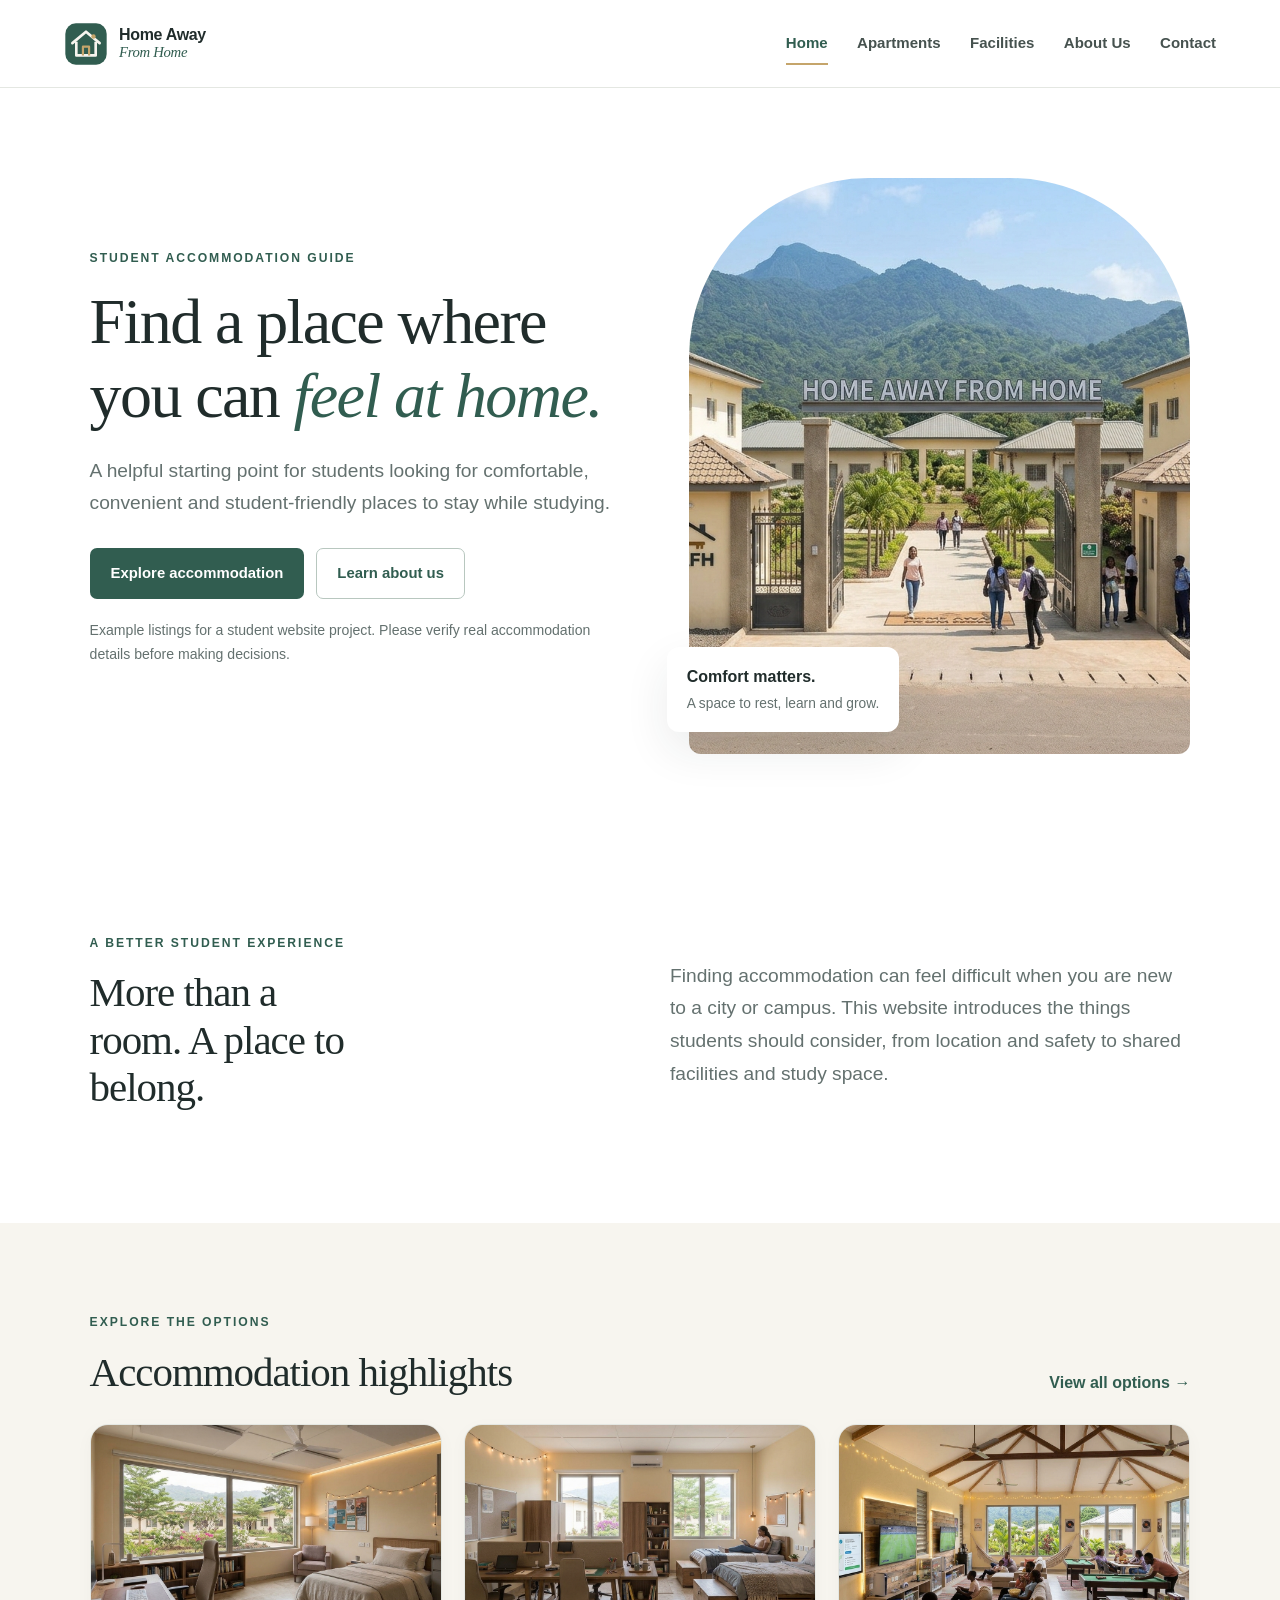
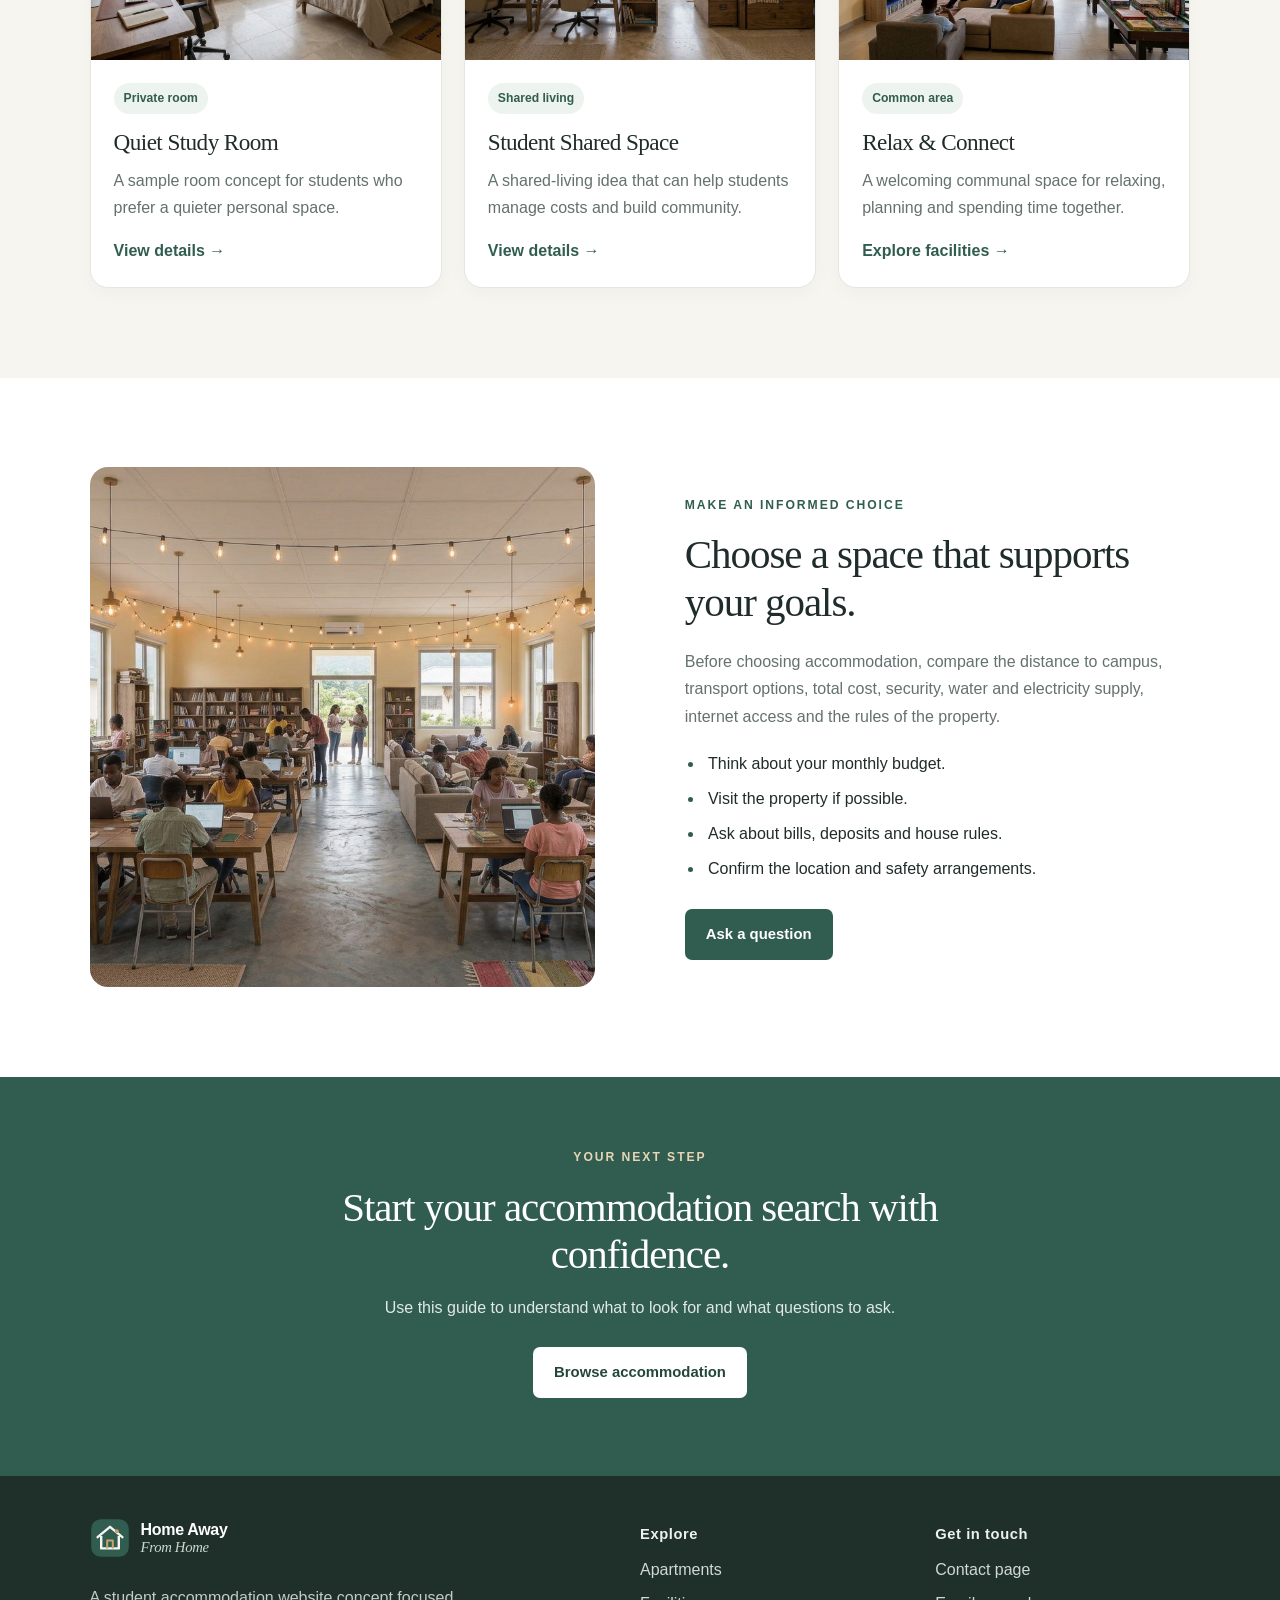
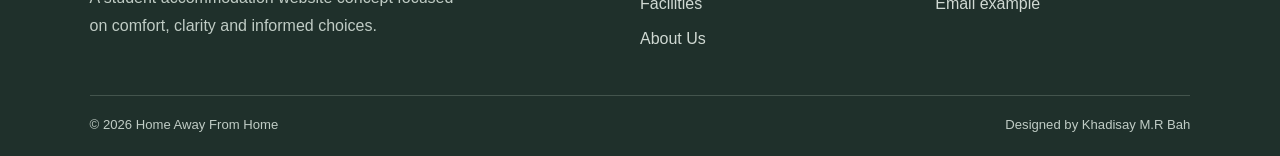
<file: index.html>
<!DOCTYPE html>
<html lang="en">
<head>
  <meta charset="UTF-8">
  <meta name="viewport" content="width=device-width, initial-scale=1.0">
  <meta name="description" content="Home Away From Home — student accommodation information and guidance.">
  <title>Home Away From Home | Student Accommodation</title>
  <link rel="stylesheet" href="css/style.css">
  <script src="js/script.js" defer></script>
</head>
<body>
  <a class="skip-link" href="#main">Skip to content</a>
  <header class="site-header">
    <a class="brand" href="index.html" aria-label="Home Away From Home homepage">
      <img src="images/logo.svg" alt="" width="44" height="44">
      <span>Home Away <em>From Home</em></span>
    </a>
    <button class="menu-toggle" type="button" aria-label="Open navigation" aria-expanded="false">☰</button>
    <nav class="site-nav" aria-label="Main navigation">
      <a class="active" href="index.html">Home</a>
      <a href="apartments.html">Apartments</a>
      <a href="facilities.html">Facilities</a>
      <a href="about.html">About Us</a>
      <a href="contact.html">Contact</a>
    </nav>
  </header>

  <main id="main">
    <section class="hero">
      <div class="hero-content">
        <p class="eyebrow">STUDENT ACCOMMODATION GUIDE</p>
        <h1>Find a place where you can <span>feel at home.</span></h1>
        <p class="hero-copy">A helpful starting point for students looking for comfortable, convenient and student-friendly places to stay while studying.</p>
        <div class="hero-actions">
          <a class="button button-primary" href="apartments.html">Explore accommodation</a>
          <a class="button button-outline" href="about.html">Learn about us</a>
        </div>
        <p class="small-note">Example listings for a student website project. Please verify real accommodation details before making decisions.</p>
      </div>
      <div class="hero-image-wrap">
        <img class="hero-image" src="images/Entrance image.jpg" alt="Bright and comfortable apartment living room">
        <div class="image-note"><strong>Comfort matters.</strong><span>A space to rest, learn and grow.</span></div>
      </div>
    </section>

    <section class="section intro-grid">
      <div>
        <p class="eyebrow">A BETTER STUDENT EXPERIENCE</p>
        <h2>More than a room. A place to belong.</h2>
      </div>
      <p class="lead">Finding accommodation can feel difficult when you are new to a city or campus. This website introduces the things students should consider, from location and safety to shared facilities and study space.</p>
    </section>

    <section class="section soft-section">
      <div class="section-heading">
        <div><p class="eyebrow">EXPLORE THE OPTIONS</p><h2>Accommodation highlights</h2></div>
        <a class="text-link" href="apartments.html">View all options <span aria-hidden="true">→</span></a>
      </div>
      <div class="card-grid">
        <article class="stay-card">
          <img src="images/Quiet space.jpg" alt="Bedroom with a neatly made bed and natural light">
          <div class="card-body"><span class="tag">Private room</span><h3>Quiet Study Room</h3><p>A sample room concept for students who prefer a quieter personal space.</p><a href="apartments.html" class="text-link">View details →</a></div>
        </article>
        <article class="stay-card">
          <img src="images/Shared Room-jpg.jpeg" alt="Shared work table in a bright room">
          <div class="card-body"><span class="tag">Shared living</span><h3>Student Shared Space</h3><p>A shared-living idea that can help students manage costs and build community.</p><a href="apartments.html" class="text-link">View details →</a></div>
        </article>
        <article class="stay-card">
          <img src="images/Relax and Connect.jpg" alt="Comfortable modern common room">
          <div class="card-body"><span class="tag">Common area</span><h3>Relax & Connect</h3><p>A welcoming communal space for relaxing, planning and spending time together.</p><a href="facilities.html" class="text-link">Explore facilities →</a></div>
        </article>
      </div>
    </section>

    <section class="section split-section">
      <img class="split-image" src="images/Library.jpg" alt="Students working together around a table">
      <div class="split-copy"><p class="eyebrow">MAKE AN INFORMED CHOICE</p><h2>Choose a space that supports your goals.</h2><p>Before choosing accommodation, compare the distance to campus, transport options, total cost, security, water and electricity supply, internet access and the rules of the property.</p><ul class="check-list"><li>Think about your monthly budget.</li><li>Visit the property if possible.</li><li>Ask about bills, deposits and house rules.</li><li>Confirm the location and safety arrangements.</li></ul><a class="button button-primary" href="contact.html">Ask a question</a></div>
    </section>

    <section class="cta-section"><p class="eyebrow">YOUR NEXT STEP</p><h2>Start your accommodation search with confidence.</h2><p>Use this guide to understand what to look for and what questions to ask.</p><a class="button button-light" href="apartments.html">Browse accommodation</a></section>
  </main>

  <footer class="site-footer">
    <div class="footer-top"><div class="footer-brand"><a class="brand brand-footer" href="index.html"><img src="images/logo.svg" alt="" width="40" height="40"><span>Home Away <em>From Home</em></span></a><p>A student accommodation website concept focused on comfort, clarity and informed choices.</p></div><div><h2>Explore</h2><a href="apartments.html">Apartments</a><a href="facilities.html">Facilities</a><a href="about.html">About Us</a></div><div><h2>Get in touch</h2><a href="contact.html">Contact page</a><a href="mailto:hello@example.com">Email example</a></div></div>
    <div class="footer-bottom"><span>© <span id="year"></span> Home Away From Home</span><span>Designed by Khadisay M.R Bah</span></div>
  </footer>
</body>
</html>
</file>
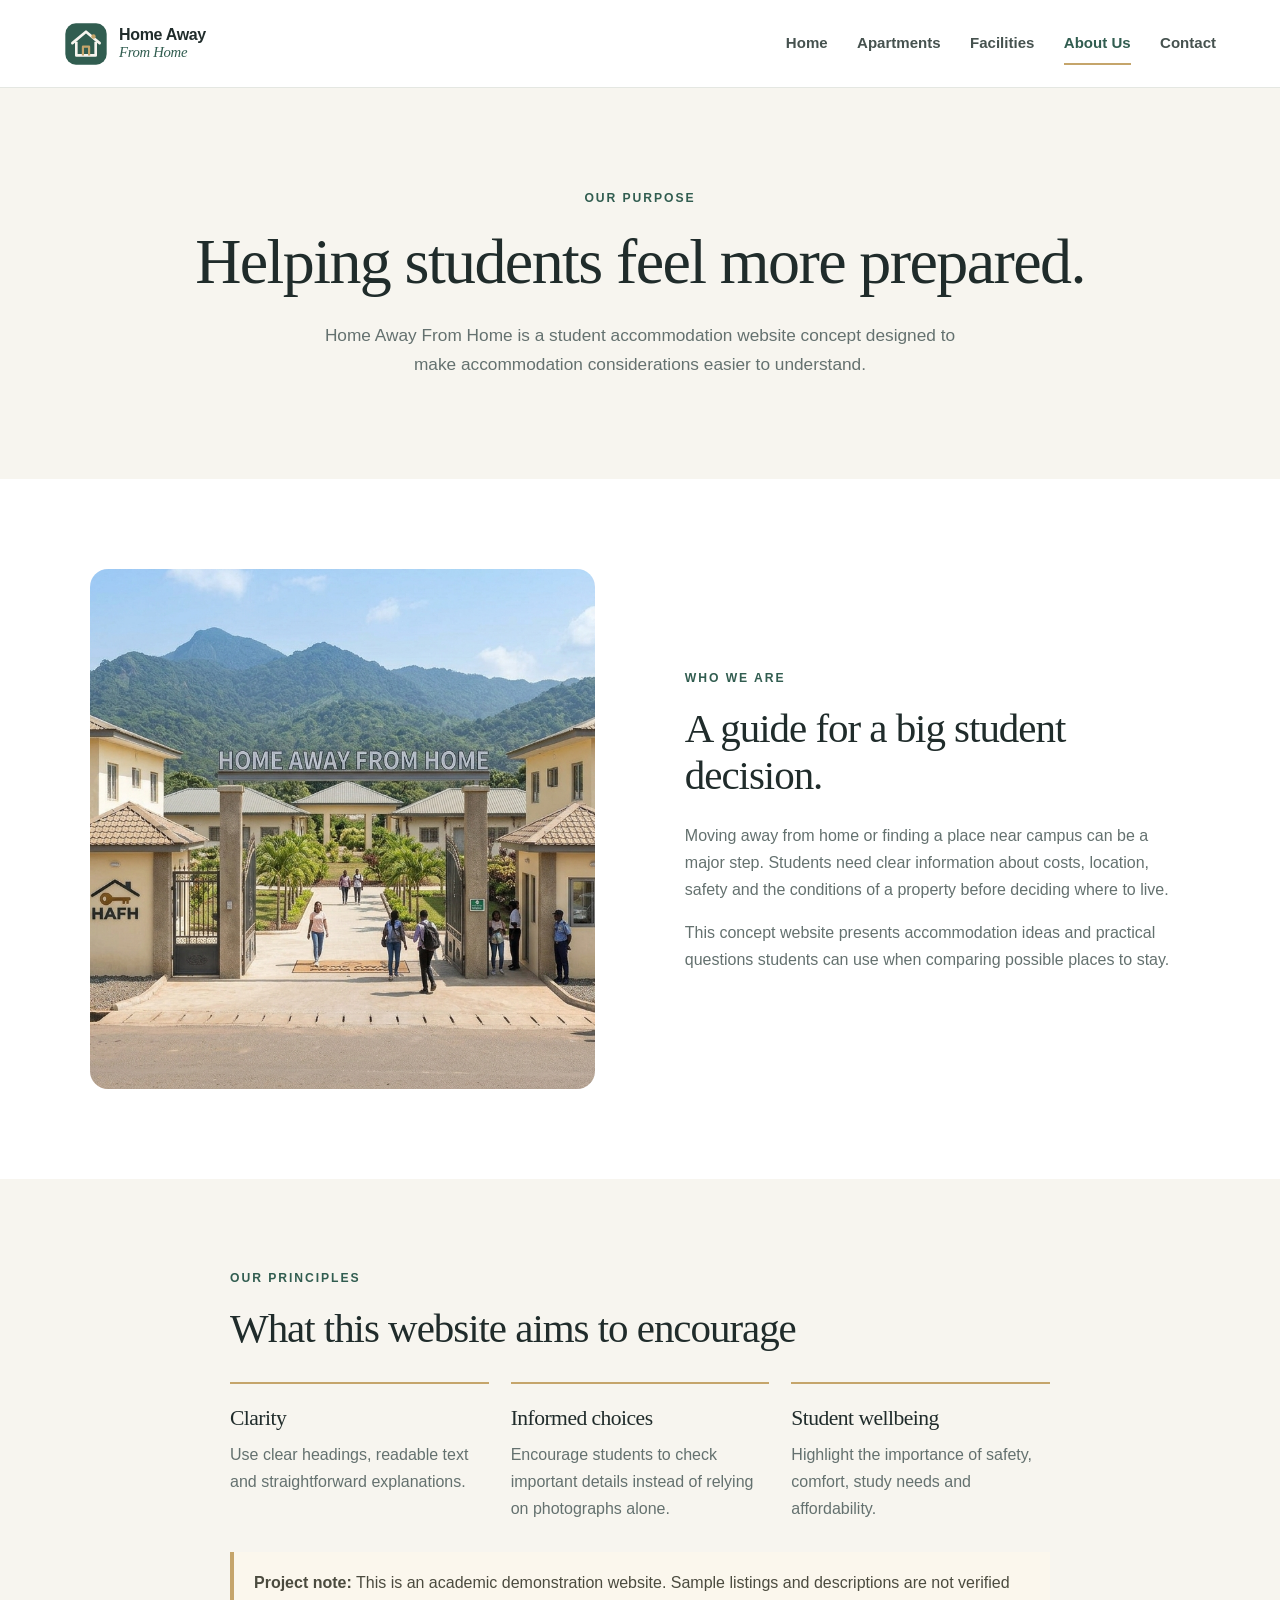
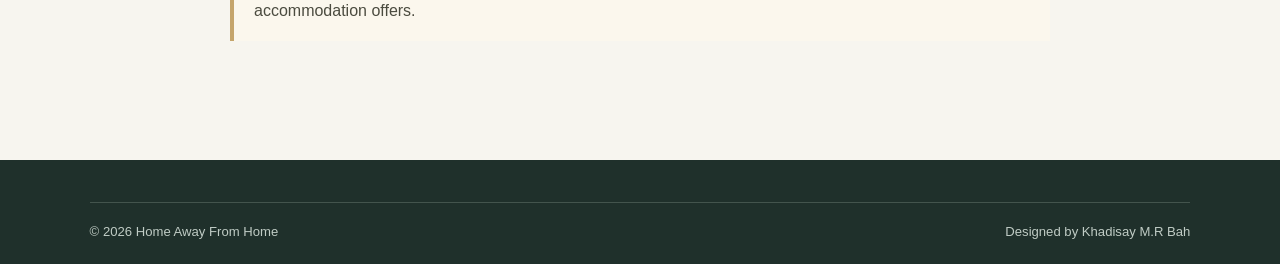
<file: about.html>
<!DOCTYPE html>
<html lang="en"><head><meta charset="UTF-8"><meta name="viewport" content="width=device-width, initial-scale=1.0"><meta name="description" content="About the Home Away From Home student accommodation website concept."><title>About Us | Home Away From Home</title><link rel="stylesheet" href="css/style.css"><script src="js/script.js" defer></script></head>
<body><a class="skip-link" href="#main">Skip to content</a><header class="site-header"><a class="brand" href="index.html"><img src="images/logo.svg" alt="" width="44" height="44"><span>Home Away <em>From Home</em></span></a><button class="menu-toggle" type="button" aria-label="Open navigation" aria-expanded="false">☰</button><nav class="site-nav" aria-label="Main navigation"><a href="index.html">Home</a><a href="apartments.html">Apartments</a><a href="facilities.html">Facilities</a><a class="active" href="about.html">About Us</a><a href="contact.html">Contact</a></nav></header>
<main id="main"><section class="page-hero"><p class="eyebrow">OUR PURPOSE</p><h1>Helping students feel more prepared.</h1><p>Home Away From Home is a student accommodation website concept designed to make accommodation considerations easier to understand.</p></section><section class="section split-section"><img class="split-image" src="images/Entrance image.jpg" alt="People collaborating around a table"><div class="split-copy"><p class="eyebrow">WHO WE ARE</p><h2>A guide for a big student decision.</h2><p>Moving away from home or finding a place near campus can be a major step. Students need clear information about costs, location, safety and the conditions of a property before deciding where to live.</p><p>This concept website presents accommodation ideas and practical questions students can use when comparing possible places to stay.</p></div></section><section class="section soft-section"><div class="narrow-content"><p class="eyebrow">OUR PRINCIPLES</p><h2>What this website aims to encourage</h2><div class="principle-list"><article><h3>Clarity</h3><p>Use clear headings, readable text and straightforward explanations.</p></article><article><h3>Informed choices</h3><p>Encourage students to check important details instead of relying on photographs alone.</p></article><article><h3>Student wellbeing</h3><p>Highlight the importance of safety, comfort, study needs and affordability.</p></article></div><div class="notice"><strong>Project note:</strong> This is an academic demonstration website. Sample listings and descriptions are not verified accommodation offers.</div></div></section></main><footer class="site-footer"><div class="footer-bottom"><span>© <span id="year"></span> Home Away From Home</span><span>Designed by Khadisay M.R Bah</span></div></footer></body></html>
</file>
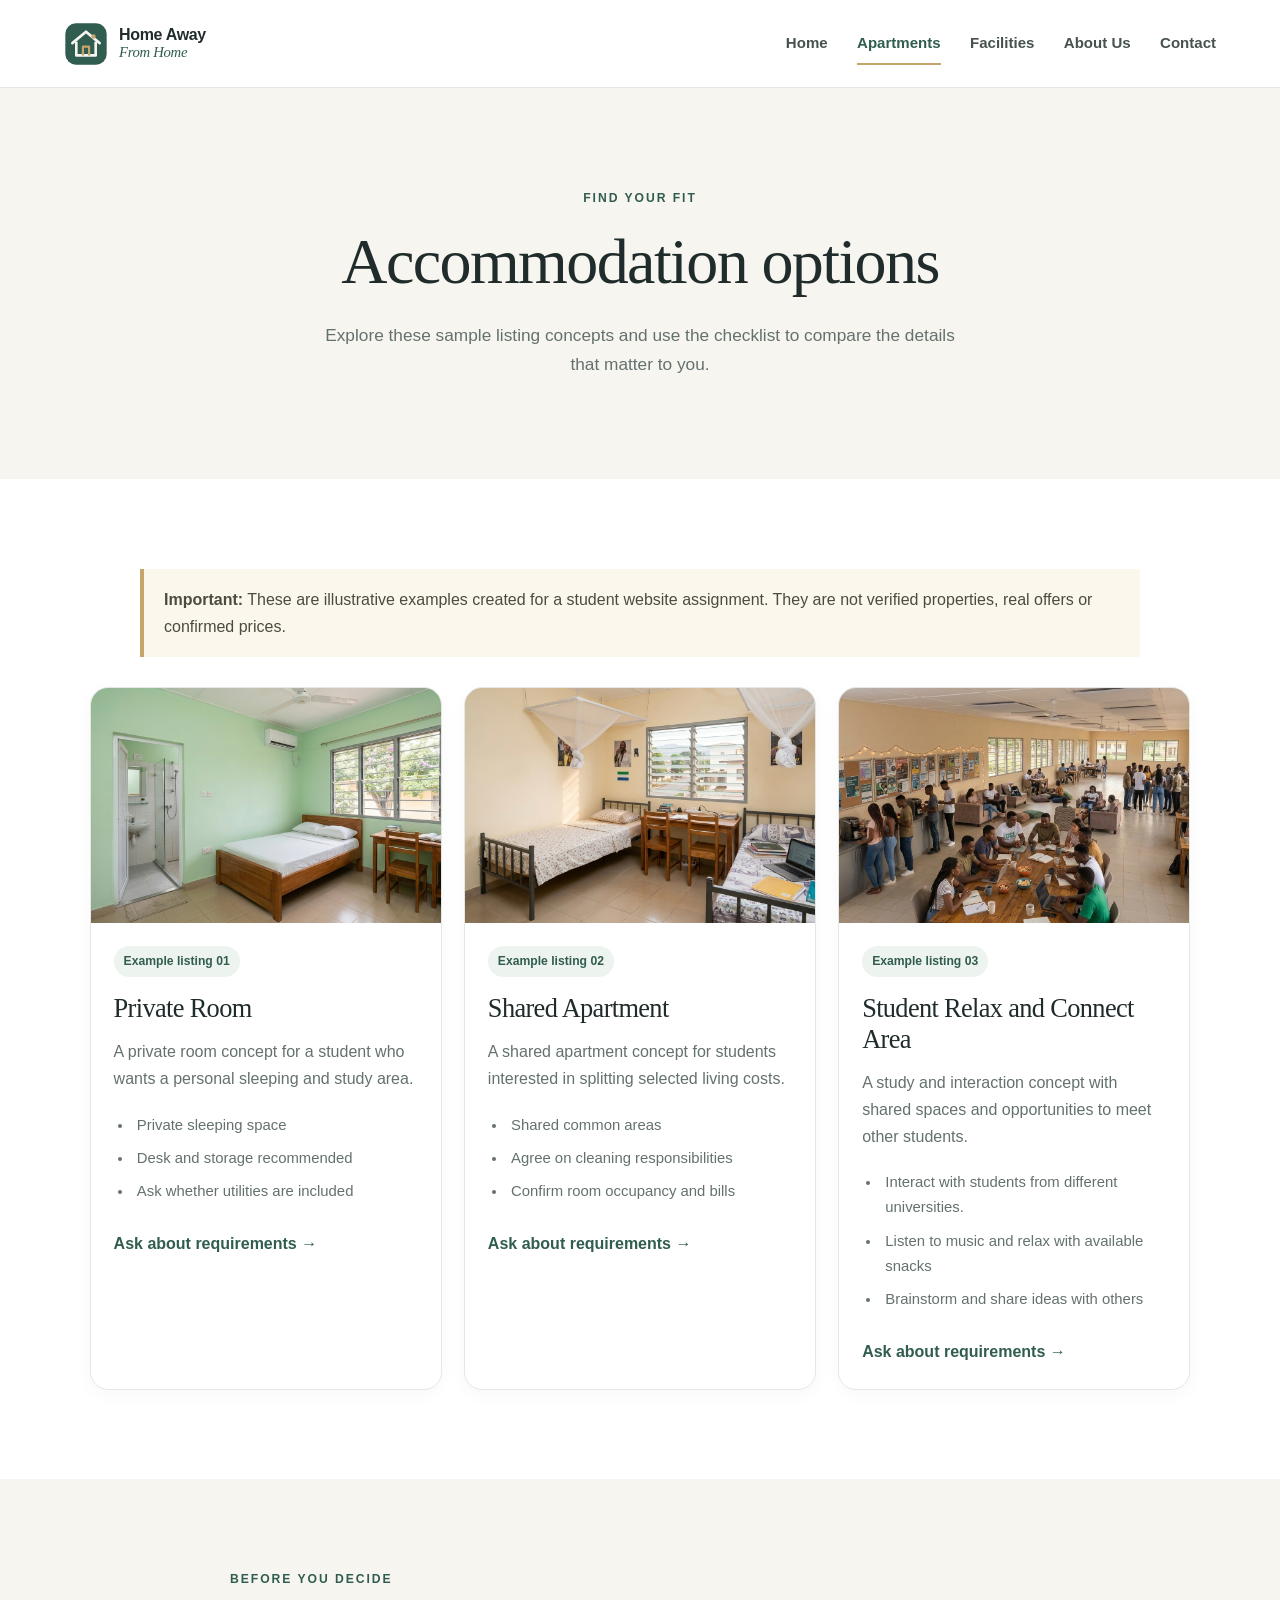
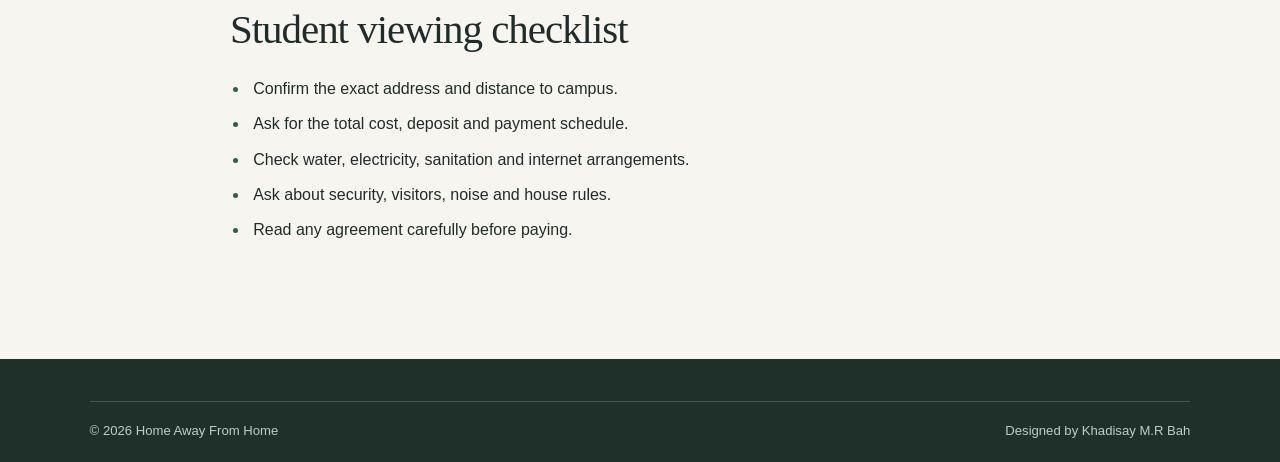
<file: apartments.html>
<!DOCTYPE html>
<html lang="en"><head><meta charset="UTF-8"><meta name="viewport" content="width=device-width, initial-scale=1.0"><meta name="description" content="Explore sample student accommodation options."><title>Apartments | Home Away From Home</title><link rel="stylesheet" href="css/style.css"><script src="js/script.js" defer></script></head>
<body><a class="skip-link" href="#main">Skip to content</a><header class="site-header"><a class="brand" href="index.html"><img src="images/logo.svg" alt="" width="44" height="44"><span>Home Away <em>From Home</em></span></a><button class="menu-toggle" type="button" aria-label="Open navigation" aria-expanded="false">☰</button><nav class="site-nav" aria-label="Main navigation"><a href="index.html">Home</a><a class="active" href="apartments.html">Apartments</a><a href="facilities.html">Facilities</a><a href="about.html">About Us</a><a href="contact.html">Contact</a></nav></header>
<main id="main"><section class="page-hero"><p class="eyebrow">FIND YOUR FIT</p><h1>Accommodation options</h1><p>Explore these sample listing concepts and use the checklist to compare the details that matter to you.</p></section>
<section class="section"><div class="notice"><strong>Important:</strong> These are illustrative examples created for a student website assignment. They are not verified properties, real offers or confirmed prices.</div><div class="card-grid listing-grid">
<article class="stay-card"><img src="images/Student Single-room.JPG"Simple, bright bedroom"><div class="card-body"><span class="tag">Example listing 01</span><h2>Private Room</h2><p>A private room concept for a student who wants a personal sleeping and study area.</p><ul class="detail-list"><li>Private sleeping space</li><li>Desk and storage recommended</li><li>Ask whether utilities are included</li></ul><a class="text-link" href="contact.html">Ask about requirements →</a></div></article>
<article class="stay-card"><img src="images/Student shared-room.jpg" alt="Modern apartment interior"><div class="card-body"><span class="tag">Example listing 02</span><h2>Shared Apartment</h2><p>A shared apartment concept for students interested in splitting selected living costs.</p><ul class="detail-list"><li>Shared common areas</li><li>Agree on cleaning responsibilities</li><li>Confirm room occupancy and bills</li></ul><a class="text-link" href="contact.html">Ask about requirements →</a></div></article>
<article class="stay-card"><img src="images/Student residence.jpg" alt="Open communal lounge area"><div class="card-body"><span class="tag">Example listing 03</span><h2>Student Relax and Connect Area</h2><p>A study and interaction concept with shared spaces and opportunities to meet other students.</p><ul class="detail-list"><li>Interact with students from different universities.</li><li>Listen to music and relax with available snacks</li><li>Brainstorm and share ideas with others</li></ul><a class="text-link" href="contact.html">Ask about requirements →</a></div></article>
</div></section><section class="section soft-section"><div class="narrow-content"><p class="eyebrow">BEFORE YOU DECIDE</p><h2>Student viewing checklist</h2><ul class="check-list"><li>Confirm the exact address and distance to campus.</li><li>Ask for the total cost, deposit and payment schedule.</li><li>Check water, electricity, sanitation and internet arrangements.</li><li>Ask about security, visitors, noise and house rules.</li><li>Read any agreement carefully before paying.</li></ul></div></section></main>
<footer class="site-footer"><div class="footer-bottom"><span>© <span id="year"></span> Home Away From Home</span><span>Designed by Khadisay M.R Bah</span></div></footer></body></html>
</file>
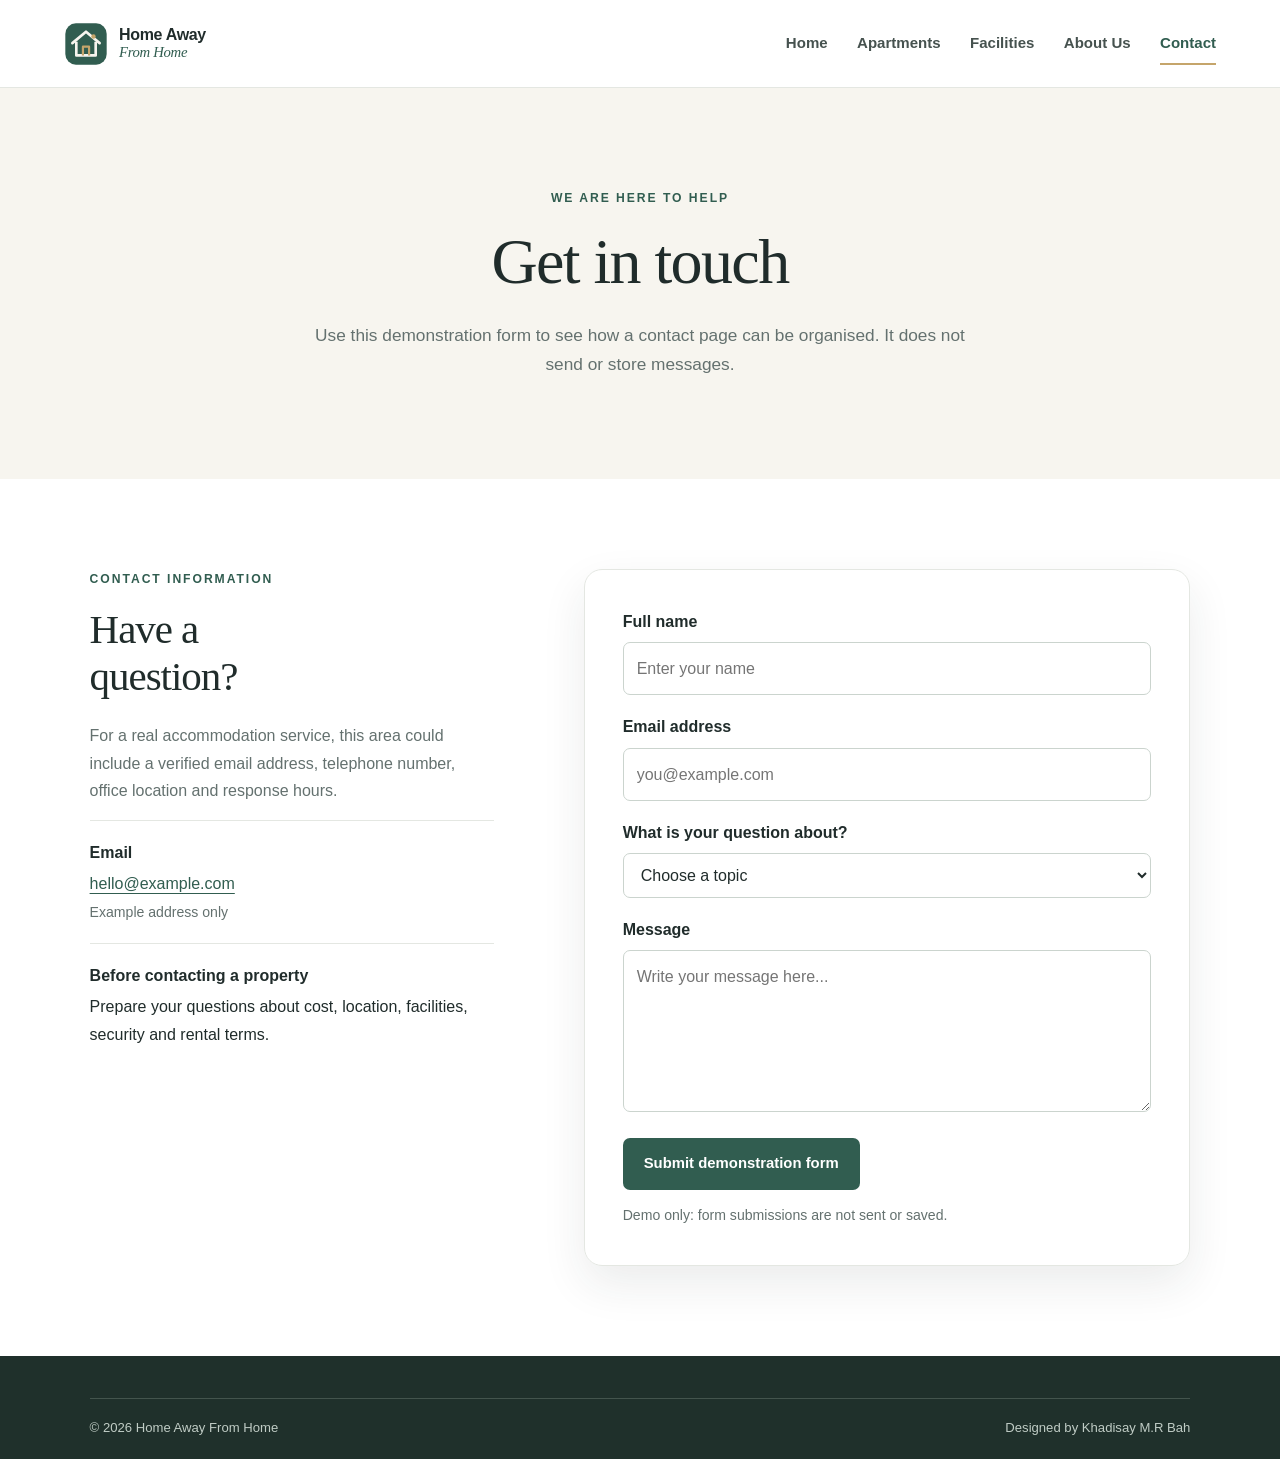
<file: contact.html>
<!DOCTYPE html>
<html lang="en"><head><meta charset="UTF-8"><meta name="viewport" content="width=device-width, initial-scale=1.0"><meta name="description" content="Contact page demonstration for Home Away From Home."><title>Contact | Home Away From Home</title><link rel="stylesheet" href="css/style.css"><script src="js/script.js" defer></script></head>
<body><a class="skip-link" href="#main">Skip to content</a><header class="site-header"><a class="brand" href="index.html"><img src="images/logo.svg" alt="" width="44" height="44"><span>Home Away <em>From Home</em></span></a><button class="menu-toggle" type="button" aria-label="Open navigation" aria-expanded="false">☰</button><nav class="site-nav" aria-label="Main navigation"><a href="index.html">Home</a><a href="apartments.html">Apartments</a><a href="facilities.html">Facilities</a><a href="about.html">About Us</a><a class="active" href="contact.html">Contact</a></nav></header>
<main id="main"><section class="page-hero"><p class="eyebrow">WE ARE HERE TO HELP</p><h1>Get in touch</h1><p>Use this demonstration form to see how a contact page can be organised. It does not send or store messages.</p></section><section class="section contact-layout"><div class="contact-copy"><p class="eyebrow">CONTACT INFORMATION</p><h2>Have a question?</h2><p>For a real accommodation service, this area could include a verified email address, telephone number, office location and response hours.</p><div class="contact-detail"><strong>Email</strong><a href="mailto:hello@example.com">hello@example.com</a><span class="muted">Example address only</span></div><div class="contact-detail"><strong>Before contacting a property</strong><span>Prepare your questions about cost, location, facilities, security and rental terms.</span></div></div>
<form class="contact-form" id="contact-form"><label for="name">Full name</label><input id="name" name="name" type="text" placeholder="Enter your name" required><label for="email">Email address</label><input id="email" name="email" type="email" placeholder="you@example.com" required><label for="topic">What is your question about?</label><select id="topic" name="topic" required><option value="">Choose a topic</option><option>Accommodation options</option><option>Facilities</option><option>Student viewing checklist</option><option>Other question</option></select><label for="message">Message</label><textarea id="message" name="message" rows="5" placeholder="Write your message here..." required></textarea><button class="button button-primary" type="submit">Submit demonstration form</button><p class="form-note" id="form-message" role="status" aria-live="polite">Demo only: form submissions are not sent or saved.</p></form></section></main><footer class="site-footer"><div class="footer-bottom"><span>© <span id="year"></span> Home Away From Home</span><span>Designed by Khadisay M.R Bah</span></div></footer></body></html>
</file>
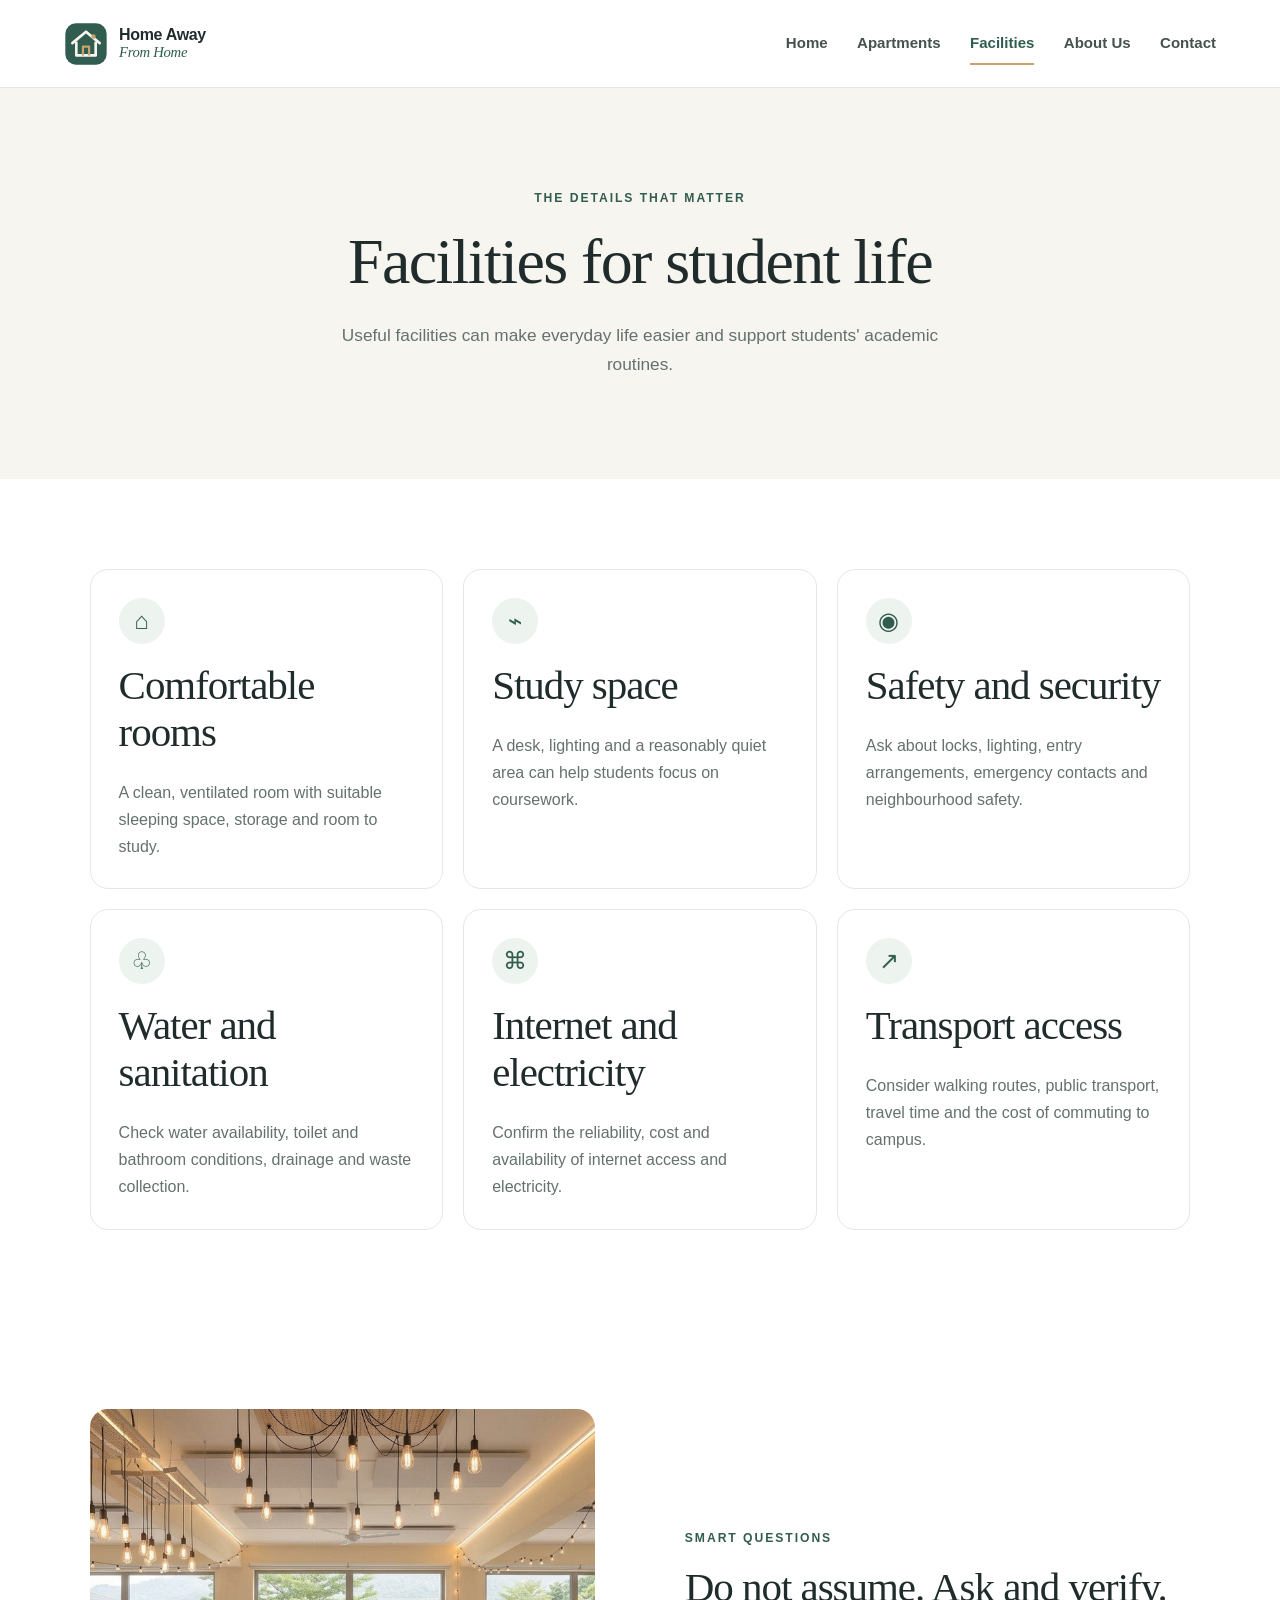
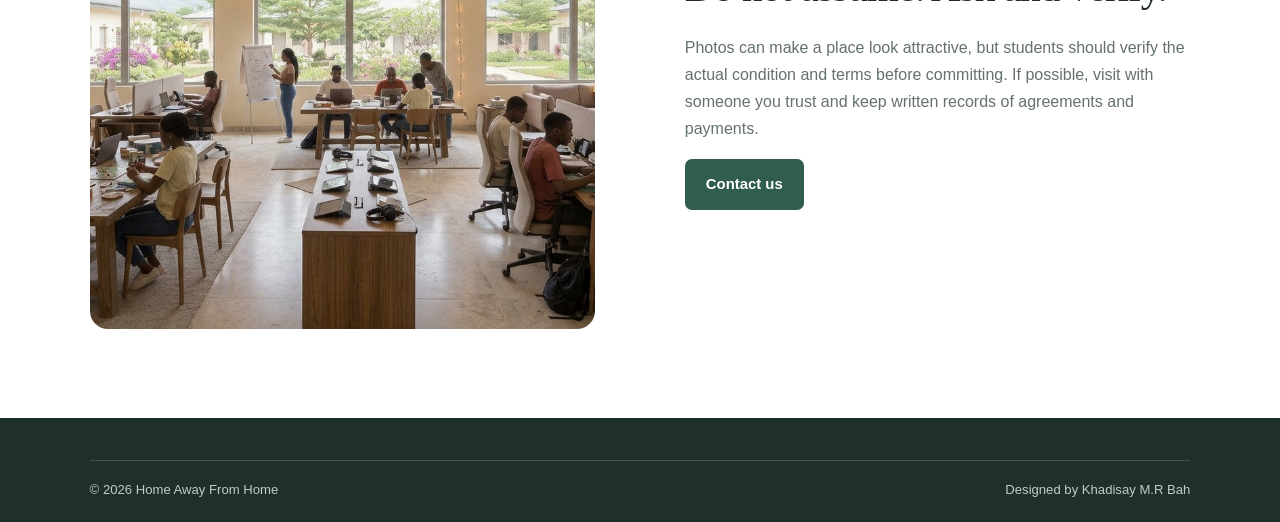
<file: facilities.html>
<!DOCTYPE html>
<html lang="en"><head><meta charset="UTF-8"><meta name="viewport" content="width=device-width, initial-scale=1.0"><meta name="description" content="Facilities students may want to consider."><title>Facilities | Home Away From Home</title><link rel="stylesheet" href="css/style.css"><script src="js/script.js" defer></script></head>
<body><a class="skip-link" href="#main">Skip to content</a><header class="site-header"><a class="brand" href="index.html"><img src="images/logo.svg" alt="" width="44" height="44"><span>Home Away <em>From Home</em></span></a><button class="menu-toggle" type="button" aria-label="Open navigation" aria-expanded="false">☰</button><nav class="site-nav" aria-label="Main navigation"><a href="index.html">Home</a><a href="apartments.html">Apartments</a><a class="active" href="facilities.html">Facilities</a><a href="about.html">About Us</a><a href="contact.html">Contact</a></nav></header>
<main id="main"><section class="page-hero"><p class="eyebrow">THE DETAILS THAT MATTER</p><h1>Facilities for student life</h1><p>Useful facilities can make everyday life easier and support students' academic routines.</p></section><section class="section"><div class="feature-grid">
<article class="feature-card"><span class="feature-icon">⌂</span><h2>Comfortable rooms</h2><p>A clean, ventilated room with suitable sleeping space, storage and room to study.</p></article>
<article class="feature-card"><span class="feature-icon">⌁</span><h2>Study space</h2><p>A desk, lighting and a reasonably quiet area can help students focus on coursework.</p></article>
<article class="feature-card"><span class="feature-icon">◉</span><h2>Safety and security</h2><p>Ask about locks, lighting, entry arrangements, emergency contacts and neighbourhood safety.</p></article>
<article class="feature-card"><span class="feature-icon">♧</span><h2>Water and sanitation</h2><p>Check water availability, toilet and bathroom conditions, drainage and waste collection.</p></article>
<article class="feature-card"><span class="feature-icon">⌘</span><h2>Internet and electricity</h2><p>Confirm the reliability, cost and availability of internet access and electricity.</p></article>
<article class="feature-card"><span class="feature-icon">↗</span><h2>Transport access</h2><p>Consider walking routes, public transport, travel time and the cost of commuting to campus.</p></article>
</div></section><section class="split-section section"><img class="split-image" src="images/Facilities.jpg" alt="Shared table with places to work"><div class="split-copy"><p class="eyebrow">SMART QUESTIONS</p><h2>Do not assume. Ask and verify.</h2><p>Photos can make a place look attractive, but students should verify the actual condition and terms before committing. If possible, visit with someone you trust and keep written records of agreements and payments.</p><a class="button button-primary" href="contact.html">Contact us</a></div></section></main><footer class="site-footer"><div class="footer-bottom"><span>© <span id="year"></span> Home Away From Home</span><span>Designed by Khadisay M.R Bah</span></div></footer></body></html>
</file>
<file: css/style.css>
:root {
  --ink: #202c2b;
  --muted: #64716f;
  --green: #315d50;
  --green-dark: #23463c;
  --cream: #f7f5ef;
  --paper: #ffffff;
  --gold: #c5a56b;
  --line: #e4e7e2;
  --radius: 18px;
  --shadow: 0 18px 45px rgba(30, 47, 42, .09);
  --body-font: "Avenir Next", Avenir, "Segoe UI", Arial, sans-serif;
  --heading-font: Georgia, "Times New Roman", serif;
}
* { box-sizing: border-box; }
html { scroll-behavior: smooth; }
body { margin: 0; color: var(--ink); background: var(--paper); font-family: var(--body-font); font-size: 16px; line-height: 1.7; }
img { display: block; max-width: 100%; }
a { color: var(--green); text-underline-offset: 4px; }
a:hover { color: var(--green-dark); }
a:focus-visible, button:focus-visible, input:focus-visible, textarea:focus-visible, select:focus-visible { outline: 3px solid var(--gold); outline-offset: 3px; }
h1, h2, h3 { font-family: var(--heading-font); font-weight: 500; line-height: 1.15; letter-spacing: -.025em; }
h1 { font-size: clamp(2.6rem, 5vw, 4.8rem); margin: .2em 0 .35em; }
h2 { font-size: clamp(2rem, 3.2vw, 3.15rem); margin: .2em 0 .55em; }
h3 { font-size: 1.45rem; margin: .2em 0 .45em; }
p { margin: 0 0 1rem; }
.small-note, .muted, .form-note { color: var(--muted); font-size: .88rem; }
.skip-link { position: absolute; left: -9999px; top: 0; z-index: 1000; background: white; padding: .8rem; }
.skip-link:focus { left: .8rem; top: .8rem; }
.site-header { min-height: 88px; padding: 16px clamp(20px, 5vw, 76px); display: flex; align-items: center; justify-content: space-between; gap: 24px; border-bottom: 1px solid var(--line); background: rgba(255,255,255,.96); }
.brand { display: inline-flex; align-items: center; gap: 11px; text-decoration: none; color: var(--ink); font-weight: 750; line-height: 1.15; letter-spacing: -.02em; }
.brand img { flex: 0 0 auto; }
.brand em { display: block; color: var(--green); font-family: var(--heading-font); font-weight: 400; font-size: .92em; }
.site-nav { display: flex; align-items: center; gap: clamp(16px, 2.3vw, 34px); }
.site-nav a { text-decoration: none; color: #46524f; font-size: .94rem; font-weight: 650; padding: 8px 0; border-bottom: 2px solid transparent; }
.site-nav a:hover, .site-nav a.active { color: var(--green); border-bottom-color: var(--gold); }
.menu-toggle { display: none; background: transparent; border: 1px solid var(--line); border-radius: 9px; padding: 8px 12px; font-size: 1.3rem; color: var(--ink); }
.hero { padding: clamp(42px, 7vw, 100px) clamp(20px, 7vw, 100px); display: grid; grid-template-columns: 1.02fr .98fr; gap: clamp(32px, 6vw, 86px); align-items: center; }
.hero-content { max-width: 650px; }
.hero h1 span { color: var(--green); font-style: italic; }
.eyebrow { color: var(--green); font-size: .76rem; font-weight: 800; letter-spacing: .16em; margin-bottom: 1rem; }
.hero-copy, .lead { color: var(--muted); font-size: clamp(1.05rem, 1.5vw, 1.2rem); max-width: 58ch; }
.hero-actions { display: flex; flex-wrap: wrap; gap: 12px; margin: 28px 0 20px; }
.button { display: inline-flex; justify-content: center; align-items: center; min-height: 48px; padding: 12px 20px; border: 1px solid transparent; border-radius: 7px; text-decoration: none; font: inherit; font-size: .93rem; font-weight: 750; cursor: pointer; transition: transform .2s ease, background .2s ease; }
.button:hover { transform: translateY(-2px); }
.button-primary { color: white; background: var(--green); }
.button-primary:hover { color: white; background: var(--green-dark); }
.button-outline { color: var(--green); border-color: #b8c7bf; background: white; }
.button-light { background: white; color: var(--green-dark); }
.hero-image-wrap { position: relative; }
.hero-image { width: 100%; height: clamp(360px, 45vw, 590px); object-fit: cover; border-radius: 180px 180px 12px 12px; }
.image-note { position: absolute; bottom: 22px; left: -22px; background: white; border-radius: 12px; padding: 16px 20px; box-shadow: var(--shadow); display: grid; gap: 2px; }
.image-note span { color: var(--muted); font-size: .86rem; }
.section { padding: clamp(54px, 7vw, 96px) clamp(20px, 7vw, 100px); }
.intro-grid { display: grid; grid-template-columns: 1fr 1fr; gap: 60px; align-items: center; }
.intro-grid h2 { max-width: 13ch; }
.soft-section { background: var(--cream); }
.section-heading { display: flex; align-items: end; justify-content: space-between; gap: 20px; margin-bottom: 28px; }
.section-heading h2 { margin-bottom: 0; }
.text-link { display: inline-block; font-weight: 750; text-decoration: none; }
.text-link:hover { text-decoration: underline; }
.card-grid { display: grid; grid-template-columns: repeat(3, minmax(0, 1fr)); gap: 22px; }
.stay-card { background: white; border: 1px solid var(--line); border-radius: var(--radius); overflow: hidden; box-shadow: 0 5px 18px rgba(30,47,42,.03); }
.stay-card > img { width: 100%; height: 235px; object-fit: cover; }
.card-body { padding: 23px; }
.card-body p { color: var(--muted); }
.tag { display: inline-block; color: var(--green); background: #edf3ee; border-radius: 999px; padding: 5px 10px; font-size: .76rem; font-weight: 750; margin-bottom: 11px; }
.split-section { display: grid; grid-template-columns: 1fr 1fr; align-items: center; gap: clamp(35px, 7vw, 100px); }
.split-image { width: 100%; height: clamp(330px, 42vw, 520px); object-fit: cover; border-radius: var(--radius); }
.split-copy > p:not(.eyebrow) { color: var(--muted); }
.check-list, .detail-list { padding-left: 1.2rem; margin: 20px 0 26px; }
.check-list li, .detail-list li { margin: 8px 0; padding-left: 4px; }
.check-list li::marker { color: var(--green); }
.cta-section { text-align: center; padding: 70px 20px 78px; background: var(--green); color: white; }
.cta-section .eyebrow { color: #e6d6b5; }
.cta-section h2 { max-width: 780px; margin: 0 auto 16px; }
.cta-section p:not(.eyebrow) { color: #e1e9e4; margin-bottom: 26px; }
.site-footer { background: #1f302b; color: #eef2ed; padding: 42px clamp(20px, 7vw, 100px) 20px; }
.footer-top { display: grid; grid-template-columns: 2fr 1fr 1fr; gap: 40px; padding-bottom: 36px; }
.brand-footer { color: white; }
.brand-footer em { color: #c9d9cf; }
.footer-brand p { color: #c0ccc5; max-width: 42ch; margin-top: 18px; }
.footer-top h2 { font: 750 .92rem var(--body-font); letter-spacing: .04em; margin: 8px 0 14px; }
.footer-top > div:not(:first-child) a { display: block; color: #d0d9d3; text-decoration: none; margin: 7px 0; }
.footer-top a:hover { color: white; }
.footer-bottom { border-top: 1px solid #43544d; padding-top: 18px; display: flex; flex-wrap: wrap; justify-content: space-between; gap: 10px; color: #c0ccc5; font-size: .82rem; }
.page-hero { background: var(--cream); text-align: center; padding: clamp(60px, 8vw, 100px) 20px; }
.page-hero h1 { font-size: clamp(2.6rem, 5vw, 4.2rem); }
.page-hero > p:last-child { color: var(--muted); max-width: 650px; margin: 0 auto; font-size: 1.08rem; }
.notice { max-width: 1000px; margin: 0 auto 30px; padding: 17px 20px; border-left: 4px solid var(--gold); background: #fbf7ed; color: #4b4b3f; }
.listing-grid { align-items: stretch; }
.listing-grid .stay-card h2 { font-size: 1.65rem; }
.detail-list { color: var(--muted); font-size: .93rem; }
.narrow-content { max-width: 820px; margin: 0 auto; }
.feature-grid { display: grid; grid-template-columns: repeat(3, minmax(0, 1fr)); gap: 20px; }
.feature-card { padding: 28px; border: 1px solid var(--line); border-radius: var(--radius); background: white; }
.feature-icon { display: grid; place-items: center; width: 46px; height: 46px; border-radius: 50%; background: #edf3ee; color: var(--green); font-size: 1.5rem; margin-bottom: 18px; }
.feature-card p, .principle-list p { color: var(--muted); margin-bottom: 0; }
.principle-list { display: grid; grid-template-columns: repeat(3, 1fr); gap: 22px; margin: 30px 0; }
.principle-list article { padding-top: 18px; border-top: 2px solid var(--gold); }
.principle-list h3 { font-size: 1.35rem; }
.contact-layout { display: grid; grid-template-columns: .8fr 1.2fr; gap: clamp(32px, 7vw, 90px); align-items: start; }
.contact-copy h2 { max-width: 10ch; }
.contact-copy > p:not(.eyebrow) { color: var(--muted); }
.contact-detail { display: grid; gap: 4px; padding: 18px 0; border-top: 1px solid var(--line); }
.contact-detail a { width: fit-content; }
.contact-form { padding: clamp(22px, 4vw, 38px); border: 1px solid var(--line); border-radius: var(--radius); box-shadow: var(--shadow); }
.contact-form label { display: block; font-weight: 750; margin: 0 0 7px; }
.contact-form input, .contact-form select, .contact-form textarea { width: 100%; margin-bottom: 18px; padding: 12px 13px; font: inherit; color: var(--ink); border: 1px solid #cbd4ce; border-radius: 7px; background: white; }
.contact-form textarea { resize: vertical; }
.form-note { margin: 14px 0 0; }
@media (max-width: 900px) {
  .hero { grid-template-columns: 1fr 1fr; }
  .card-grid, .feature-grid { grid-template-columns: repeat(2, minmax(0, 1fr)); }
  .footer-top { grid-template-columns: 1.5fr 1fr 1fr; }
  .site-nav { gap: 15px; }
}
@media (max-width: 700px) {
  body { font-size: 15.5px; }
  .site-header { min-height: 76px; flex-wrap: wrap; padding: 13px 18px; }
  .menu-toggle { display: block; }
  .site-nav { display: none; width: 100%; flex-direction: column; align-items: stretch; gap: 0; padding: 5px 0 10px; }
  .site-nav.open { display: flex; }
  .site-nav a { padding: 10px 2px; border-bottom: 1px solid var(--line); }
  .hero, .intro-grid, .split-section, .contact-layout { grid-template-columns: 1fr; }
  .hero { padding-top: 48px; gap: 38px; }
  .hero-image { height: 360px; border-radius: 130px 130px 10px 10px; }
  .image-note { left: 10px; bottom: 12px; }
  .intro-grid { gap: 12px; }
  .section-heading { align-items: start; flex-direction: column; }
  .card-grid, .feature-grid, .principle-list { grid-template-columns: 1fr; }
  .stay-card > img { height: 240px; }
  .split-image { height: 300px; }
  .footer-top { grid-template-columns: 1fr 1fr; gap: 25px; }
  .footer-brand { grid-column: 1 / -1; }
  .footer-bottom { flex-direction: column; }
}
@media (prefers-reduced-motion: reduce) {
  html { scroll-behavior: auto; }
  *, *::before, *::after { transition-duration: .01ms !important; animation-duration: .01ms !important; }
}
</file>
